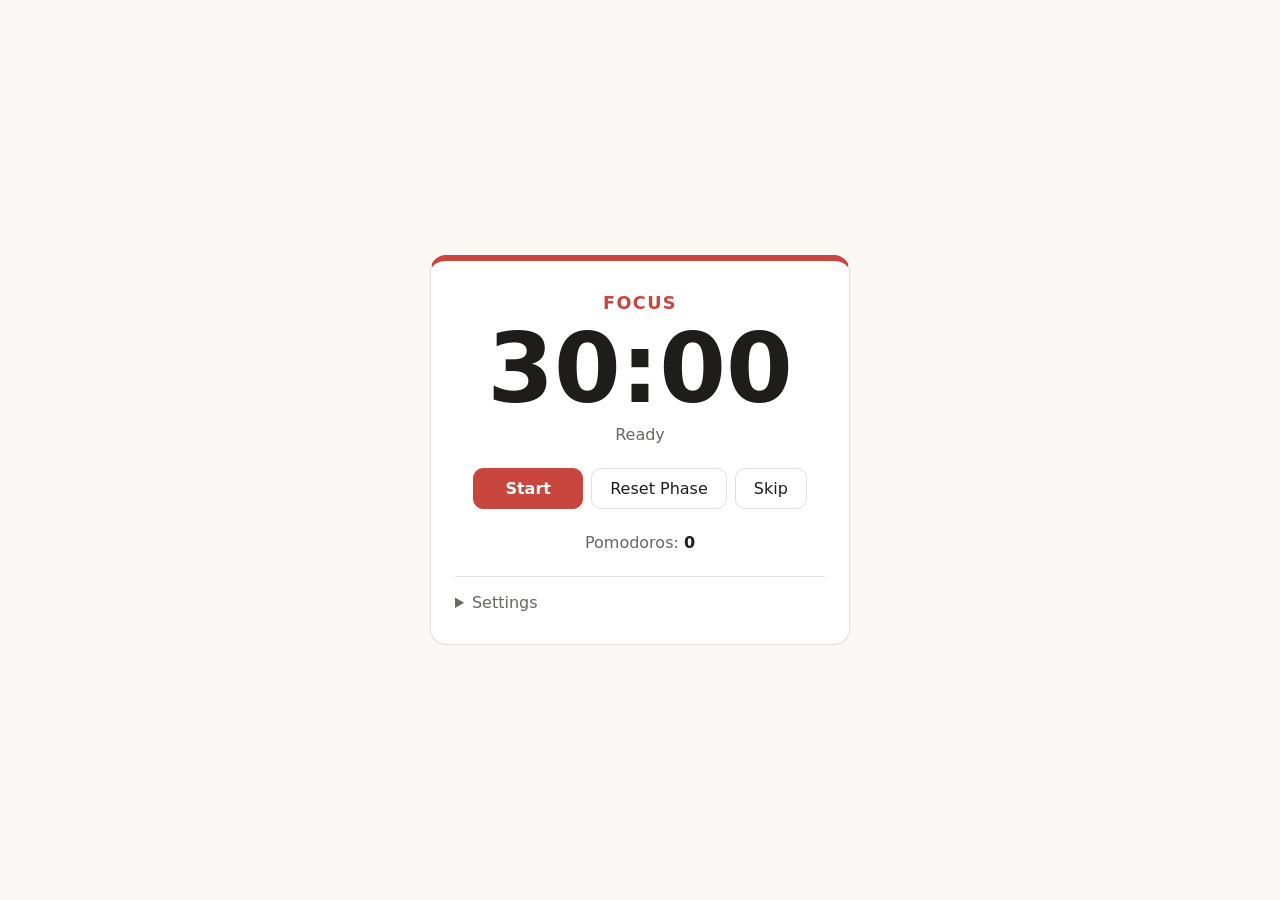
<file: index.html>
<!doctype html>
<html lang="en">
<head>
  <meta charset="utf-8">
  <meta name="viewport" content="width=device-width, initial-scale=1">
  <title>Pomodoro</title>
  <link rel="stylesheet" href="style.css">
</head>
<body data-phase="focus">
  <main class="card">
    <p id="phase-label" class="phase-label">Focus</p>
    <p id="time" class="time" aria-live="off">30:00</p>
    <p id="status" class="status">Ready</p>

    <div class="controls">
      <button id="start" class="primary">Start</button>
      <button id="reset-phase">Reset Phase</button>
      <button id="skip">Skip</button>
    </div>

    <p class="count">Pomodoros: <strong id="count">0</strong></p>

    <details class="settings">
      <summary>Settings</summary>
      <label>Focus (minutes)
        <input id="focus-min" type="number" min="1" max="180" step="1" value="30">
      </label>
      <label>Break (minutes)
        <input id="break-min" type="number" min="1" max="180" step="1" value="7">
      </label>
      <p class="hint">Changes apply from the next Phase.</p>
      <button id="reset-all" class="danger">Reset All</button>
    </details>
  </main>
  <script src="timer.js"></script>
  <script src="app.js"></script>
</body>
</html>
</file>
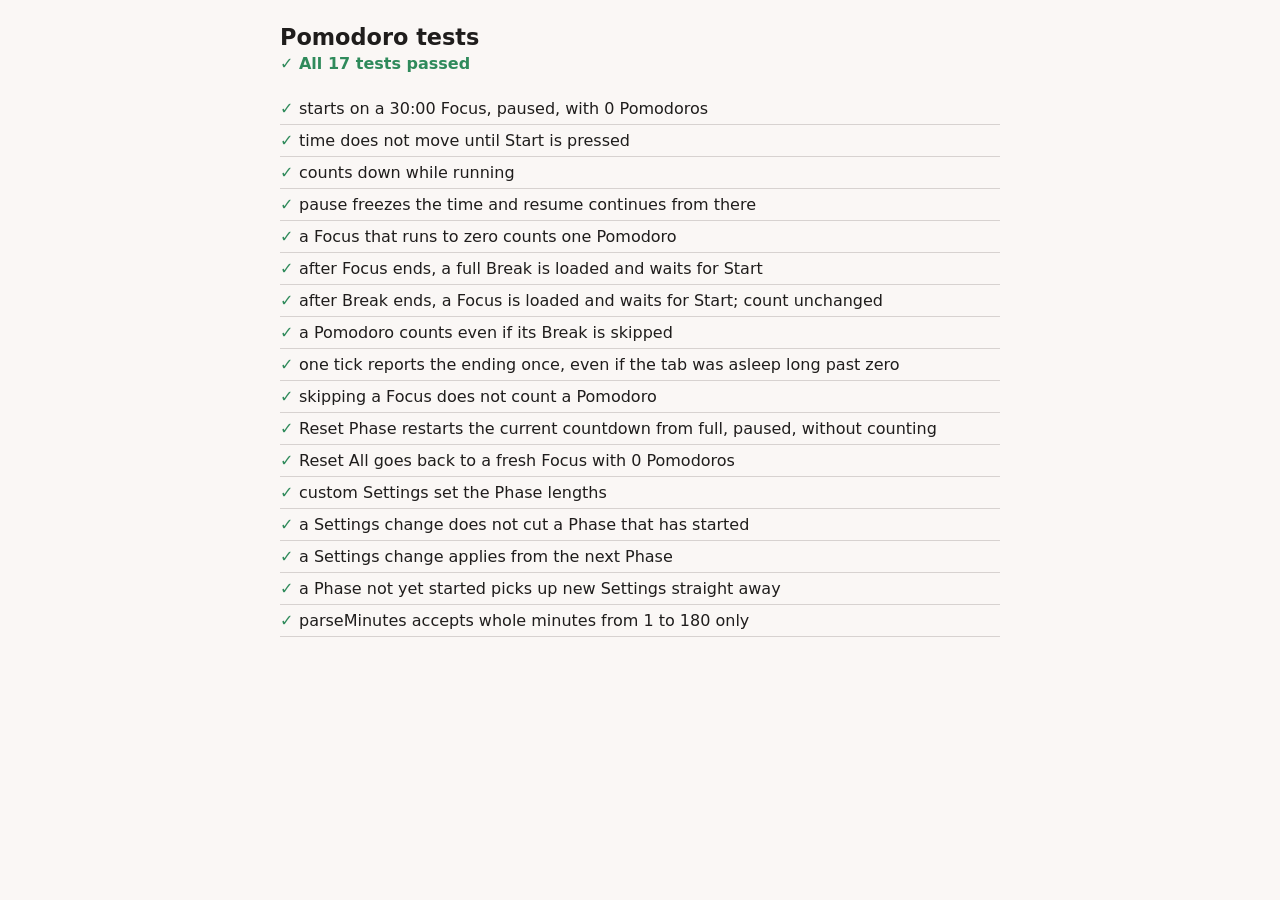
<file: tests.html>
<!doctype html>
<html lang="en">
<head>
  <meta charset="utf-8">
  <meta name="viewport" content="width=device-width, initial-scale=1">
  <title>Pomodoro Tests</title>
  <style>
    :root { --bg: #faf7f5; --text: #1f1d1c; --muted: #6b6662; --pass: #2f8a5b; --fail: #c8463d; color-scheme: light dark; }
    @media (prefers-color-scheme: dark) { :root { --bg: #161514; --text: #f2efed; --muted: #a39d98; --pass: #4fbf86; --fail: #e8675d; } }
    body { margin: 0; padding: 24px 16px; background: var(--bg); color: var(--text); font-family: system-ui, "Segoe UI", sans-serif; }
    main { max-width: 720px; margin: 0 auto; }
    h1 { margin: 0 0 4px; font-size: 1.4rem; }
    #summary { margin: 0 0 20px; font-weight: 600; }
    #summary.pass { color: var(--pass); } #summary.fail { color: var(--fail); }
    ul { list-style: none; padding: 0; margin: 0; }
    li { padding: 6px 0; border-bottom: 1px solid color-mix(in srgb, var(--muted) 25%, transparent); }
    .pass::before { content: "✓ "; color: var(--pass); font-weight: 700; }
    .fail::before { content: "✗ "; color: var(--fail); font-weight: 700; }
    .err { display: block; margin-top: 4px; color: var(--fail); font-family: ui-monospace, Consolas, monospace; font-size: 0.85rem; white-space: pre-wrap; }
  </style>
</head>
<body>
  <main>
    <h1>Pomodoro tests</h1>
    <p id="summary">Running…</p>
    <ul id="results"></ul>
  </main>

  <script src="timer.js"></script>
  <script src="tests.js"></script>
  <script>
    const tests = window.PomodoroTests;
    // ---- Run and show results ----
    let failed = 0;
    const list = document.getElementById("results");
    for (const { name, fn } of tests) {
      const li = document.createElement("li");
      li.textContent = name;
      try { fn(); li.className = "pass"; }
      catch (e) {
        failed++; li.className = "fail";
        const err = document.createElement("span"); err.className = "err"; err.textContent = e.message;
        li.appendChild(err);
      }
      list.appendChild(li);
    }
    const summary = document.getElementById("summary");
    summary.textContent = failed ? `${failed} of ${tests.length} failed` : `All ${tests.length} tests passed`;
    summary.className = failed ? "fail" : "pass";
    document.title = (failed ? "✗ " : "✓ ") + "Pomodoro Tests";
  </script>
</body>
</html>
</file>
<file: style.css>
:root {
  --bg: #faf7f5;
  --card: #ffffff;
  --text: #1f1d1c;
  --muted: #6b6662;
  --border: #e4dfdb;
  --focus: #c8463d;
  --break: #2f8a5b;
  --accent: var(--focus);
  color-scheme: light dark;
}

@media (prefers-color-scheme: dark) {
  :root {
    --bg: #161514;
    --card: #211f1e;
    --text: #f2efed;
    --muted: #a39d98;
    --border: #3a3633;
    --focus: #e8675d;
    --break: #4fbf86;
  }
}

body[data-phase="break"] { --accent: var(--break); }

* { box-sizing: border-box; }

body {
  margin: 0;
  min-height: 100vh;
  display: grid;
  place-items: center;
  padding: 16px;
  background: var(--bg);
  color: var(--text);
  font-family: system-ui, -apple-system, "Segoe UI", sans-serif;
  transition: background-color 0.3s;
}

.card {
  width: 100%;
  max-width: 420px;
  padding: 32px 24px;
  background: var(--card);
  border: 1px solid var(--border);
  border-top: 6px solid var(--accent);
  border-radius: 16px;
  text-align: center;
}

.phase-label {
  margin: 0;
  font-size: 1.1rem;
  font-weight: 600;
  letter-spacing: 0.08em;
  text-transform: uppercase;
  color: var(--accent);
}

.time {
  margin: 8px 0 0;
  font-size: clamp(4rem, 20vw, 6rem);
  font-weight: 700;
  font-variant-numeric: tabular-nums;
  line-height: 1;
}

.status { margin: 8px 0 24px; color: var(--muted); }

.controls {
  display: flex;
  flex-wrap: wrap;
  gap: 8px;
  justify-content: center;
}

button {
  font: inherit;
  padding: 10px 18px;
  border-radius: 10px;
  border: 1px solid var(--border);
  background: transparent;
  color: var(--text);
  cursor: pointer;
}
button:hover { border-color: var(--accent); }
button:focus-visible, input:focus-visible { outline: 2px solid var(--accent); outline-offset: 2px; }

button.primary {
  min-width: 110px;
  background: var(--accent);
  border-color: var(--accent);
  color: #fff;
  font-weight: 600;
}

button.danger { color: var(--focus); }

.count { margin: 24px 0 0; color: var(--muted); }
.count strong { color: var(--text); }

.settings {
  margin-top: 24px;
  text-align: left;
  border-top: 1px solid var(--border);
  padding-top: 16px;
}
.settings summary { cursor: pointer; color: var(--muted); }
.settings label {
  display: flex;
  justify-content: space-between;
  align-items: center;
  margin-top: 12px;
}
.settings input {
  width: 80px;
  font: inherit;
  padding: 6px 8px;
  border-radius: 8px;
  border: 1px solid var(--border);
  background: var(--bg);
  color: var(--text);
}
.hint { font-size: 0.85rem; color: var(--muted); }

/* Attention cues. body[data-state] is "ready" | "running" | "paused" (set in app.js). */
@media (prefers-reduced-motion: no-preference) {
  /* Paused: the digits micro-bounce and the Resume button shines every second. */
  body[data-state="paused"] .time { animation: bounce 2.4s ease-in-out infinite; }
  body[data-state="paused"] #start { animation: shine 1s ease-in-out infinite; }

  /* A Break is waiting to start (the Focus just ran out): the whole card glows green. */
  body[data-phase="break"][data-state="ready"] .card { animation: glow 3s ease-in-out infinite; }
}

/* Reduced motion: no movement, but the waiting Break still gets a static green cue. */
@media (prefers-reduced-motion: reduce) {
  body[data-phase="break"][data-state="ready"] .card {
    box-shadow: 0 0 0 2px color-mix(in srgb, var(--break) 50%, transparent),
                0 0 24px color-mix(in srgb, var(--break) 30%, transparent);
  }
}

@keyframes bounce {
  0%, 55%, 100% { transform: translateY(0); }
  12% { transform: translateY(-8px); }
  24% { transform: translateY(0); }
  34% { transform: translateY(-3px); }
  44% { transform: translateY(0); }
}

@keyframes shine {
  0%, 100% { box-shadow: 0 0 0 0 color-mix(in srgb, var(--accent) 0%, transparent); filter: brightness(1); }
  50%      { box-shadow: 0 0 9px 2px color-mix(in srgb, var(--accent) 60%, transparent); filter: brightness(1.15); }
}

@keyframes glow {
  0%, 100% { box-shadow: 0 0 0 0 color-mix(in srgb, var(--break) 0%, transparent),
                         0 0 40px 8px color-mix(in srgb, var(--break) 30%, transparent),
                         inset 0 0 50px 0 color-mix(in srgb, var(--break) 12%, transparent); }
  50%      { box-shadow: 0 0 0 4px color-mix(in srgb, var(--break) 40%, transparent),
                         0 0 110px 36px color-mix(in srgb, var(--break) 55%, transparent),
                         inset 0 0 120px 10px color-mix(in srgb, var(--break) 30%, transparent); }
}
</file>
